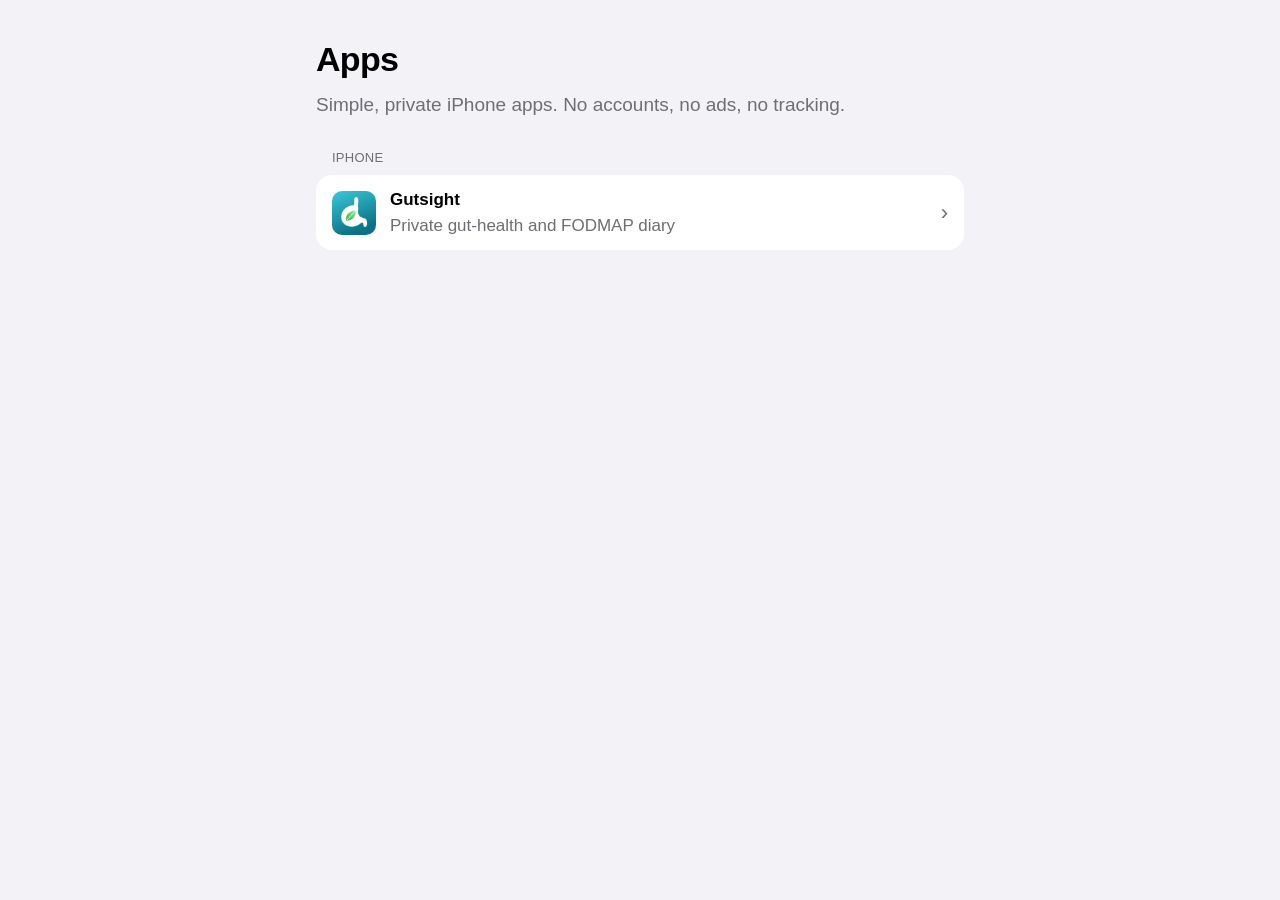
<file: index.html>
<!doctype html>
<html lang="en">
  <head>
    <meta charset="utf-8" />
    <meta name="viewport" content="width=device-width, initial-scale=1" />
    <title>Apps</title>
    <meta name="description" content="Simple, private iPhone apps. No accounts, no ads, no tracking." />
    <link rel="icon" href="/favicon.png" />
    <link rel="stylesheet" href="/assets/site.css" />
  </head>
  <body>
    <main>
      <h1>Apps</h1>
      <p class="lead">Simple, private iPhone apps. No accounts, no ads, no tracking.</p>

      <h2>iPhone</h2>
      <div class="card list">
        <a href="/gutsight/">
          <img src="/gutsight/icon.png" alt="" />
          <span><strong>Gutsight</strong><br /><span class="muted">Private gut-health and FODMAP diary</span></span>
        </a>
      </div>
    </main>
  </body>
</html>
</file>
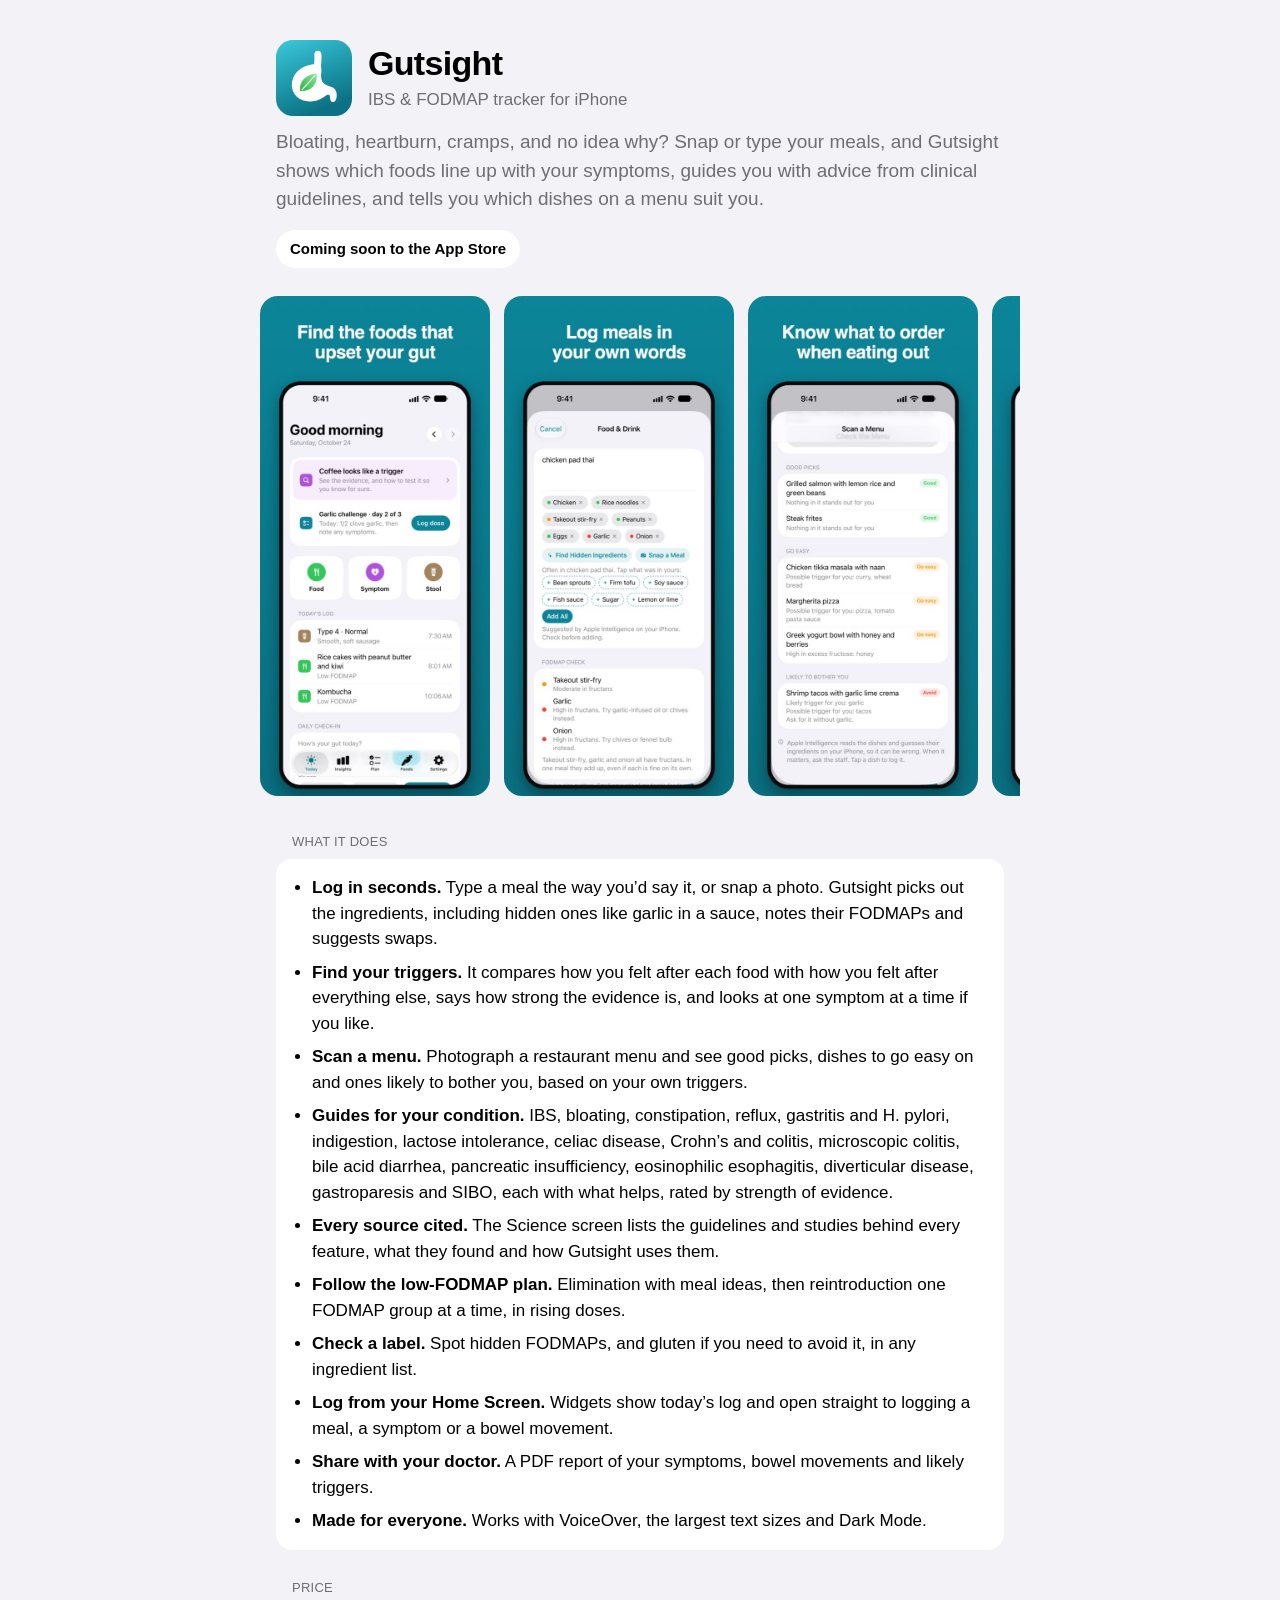
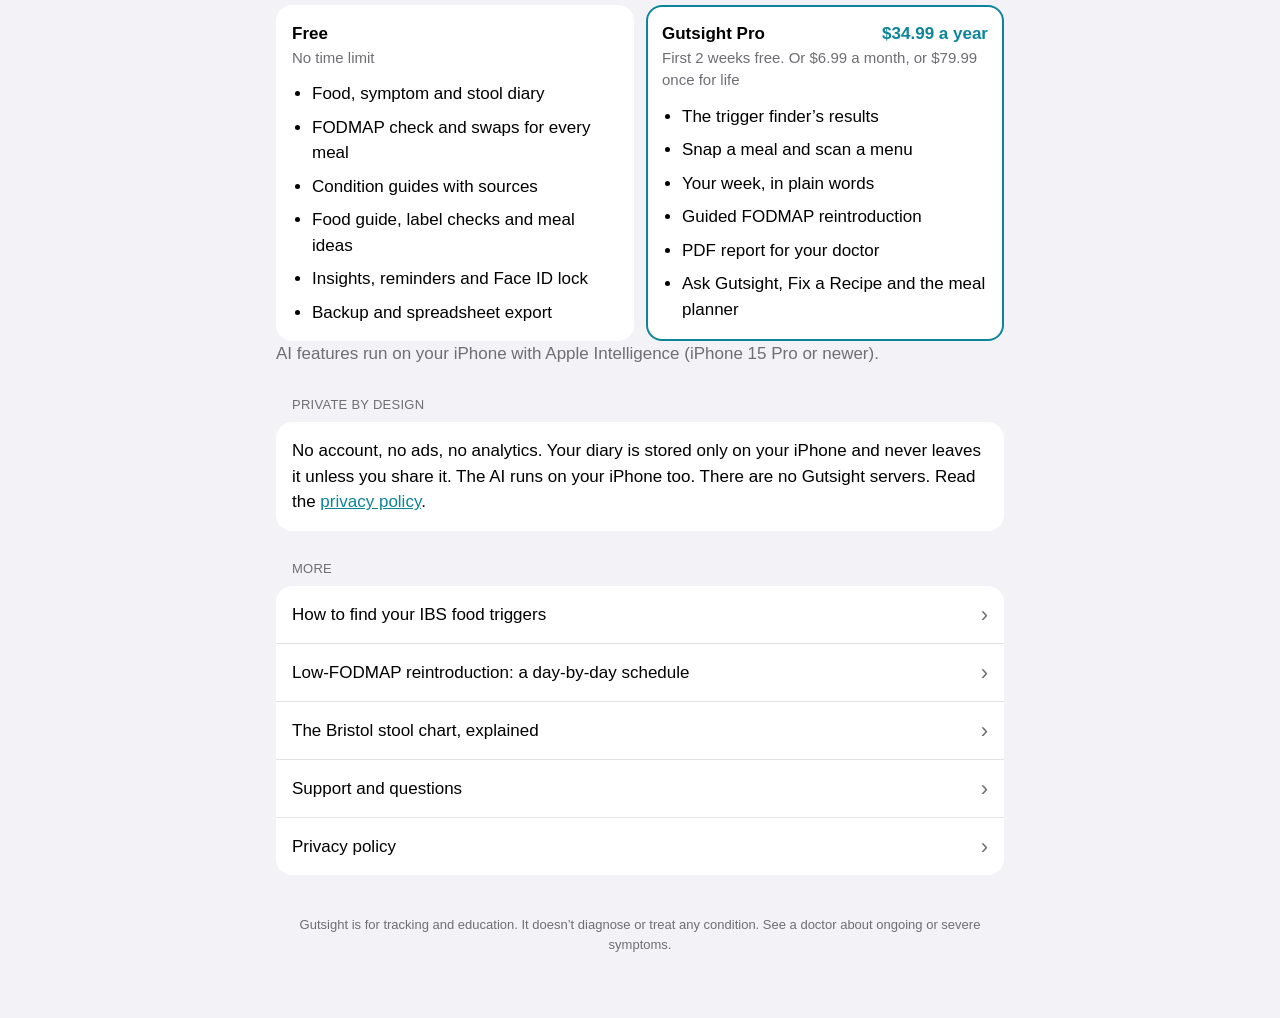
<file: gutsight/index.html>
<!doctype html>
<html lang="en">
  <head>
    <meta charset="utf-8" />
    <meta name="viewport" content="width=device-width, initial-scale=1" />
    <title>Gutsight: IBS &amp; FODMAP Tracker</title>
    <meta name="description" content="Find the foods behind your gut symptoms. A private AI food diary with a trigger finder, menu scanner, evidence-based guides for IBS, reflux, gastritis and more, and a low-FODMAP plan. Free to start; Gutsight Pro free for 2 weeks." />
    <meta property="og:title" content="Gutsight: IBS &amp; FODMAP Tracker" />
    <meta property="og:description" content="Find the foods behind your IBS. Private, no account, nothing in the cloud." />
    <meta property="og:image" content="https://gveloso-dev.github.io/gutsight/screens/03-triggers.jpg" />
    <meta name="twitter:card" content="summary_large_image" />
    <link rel="icon" href="/gutsight/icon.png" />
    <link rel="apple-touch-icon" href="/gutsight/icon.png" />
    <link rel="stylesheet" href="/assets/site.css" />
  </head>
  <body>
    <main class="wide">
      <div class="app-header">
        <img src="/gutsight/icon.png" alt="Gutsight app icon" />
        <div>
          <h1>Gutsight</h1>
          <p class="muted" style="margin: 4px 0 0">IBS &amp; FODMAP tracker for iPhone</p>
        </div>
      </div>
      <p class="lead">
        Bloating, heartburn, cramps, and no idea why? Snap or type your meals, and Gutsight shows which foods line up with
        your symptoms, guides you with advice from clinical guidelines, and tells you which dishes on a menu suit you.
      </p>
      <p class="badge">Coming soon to the App Store</p>

      <div class="gallery" aria-label="Screenshots">
        <img src="/gutsight/screens/01-today.jpg" alt="Today: the next step, such as a likely trigger to look into, and today’s plan step" loading="lazy" />
        <img src="/gutsight/screens/02-log-food.jpg" alt="Logging a meal: Apple Intelligence suggests hidden ingredients like garlic and onion" loading="lazy" />
        <img src="/gutsight/screens/03-menu.jpg" alt="Scan a Menu: dishes sorted into good picks, go easy and likely to bother you" loading="lazy" />
        <img src="/gutsight/screens/04-triggers.jpg" alt="Possible triggers, with how strong the evidence is" loading="lazy" />
        <img src="/gutsight/screens/05-trigger.jpg" alt="A trigger’s detail page" loading="lazy" />
        <img src="/gutsight/screens/06-guide.jpg" alt="The IBS guide, with evidence ratings and sources" loading="lazy" />
        <img src="/gutsight/screens/07-plan.jpg" alt="The Plan tab: condition guides and a reintroduction challenge" loading="lazy" />
        <img src="/gutsight/screens/08-science.jpg" alt="The Science: how the trigger finder works and the research behind Gutsight" loading="lazy" />
        <img src="/gutsight/screens/09-label.jpg" alt="Checking an ingredient label for hidden FODMAPs" loading="lazy" />
        <img src="/gutsight/screens/10-privacy.jpg" alt="Privacy: everything stays on your iPhone" loading="lazy" />
      </div>

      <h2>What it does</h2>
      <div class="card">
        <ul>
          <li><strong>Log in seconds.</strong> Type a meal the way you’d say it, or snap a photo. Gutsight picks out the ingredients, including hidden ones like garlic in a sauce, notes their FODMAPs and suggests swaps.</li>
          <li><strong>Find your triggers.</strong> It compares how you felt after each food with how you felt after everything else, says how strong the evidence is, and looks at one symptom at a time if you like.</li>
          <li><strong>Scan a menu.</strong> Photograph a restaurant menu and see good picks, dishes to go easy on and ones likely to bother you, based on your own triggers.</li>
          <li><strong>Guides for your condition.</strong> IBS, bloating, constipation, reflux, gastritis and H. pylori, indigestion, lactose intolerance, celiac disease, Crohn’s and colitis, microscopic colitis, bile acid diarrhea, pancreatic insufficiency, eosinophilic esophagitis, diverticular disease, gastroparesis and SIBO, each with what helps, rated by strength of evidence.</li>
          <li><strong>Every source cited.</strong> The Science screen lists the guidelines and studies behind every feature, what they found and how Gutsight uses them.</li>
          <li><strong>Follow the low-FODMAP plan.</strong> Elimination with meal ideas, then reintroduction one FODMAP group at a time, in rising doses.</li>
          <li><strong>Check a label.</strong> Spot hidden FODMAPs, and gluten if you need to avoid it, in any ingredient list.</li>
          <li><strong>Log from your Home Screen.</strong> Widgets show today’s log and open straight to logging a meal, a symptom or a bowel movement.</li>
          <li><strong>Share with your doctor.</strong> A PDF report of your symptoms, bowel movements and likely triggers.</li>
          <li><strong>Made for everyone.</strong> Works with VoiceOver, the largest text sizes and Dark Mode.</li>
        </ul>
      </div>

      <h2>Price</h2>
      <div class="price-grid">
        <div class="card">
          <h3>Free</h3>
          <p class="muted">No time limit</p>
          <ul>
            <li>Food, symptom and stool diary</li>
            <li>FODMAP check and swaps for every meal</li>
            <li>Condition guides with sources</li>
            <li>Food guide, label checks and meal ideas</li>
            <li>Insights, reminders and Face ID lock</li>
            <li>Backup and spreadsheet export</li>
          </ul>
        </div>
        <div class="card accent">
          <h3>Gutsight Pro <span class="price">$34.99 a year</span></h3>
          <p class="muted">First 2 weeks free. Or $6.99 a month, or $79.99 once for life</p>
          <ul>
            <li>The trigger finder’s results</li>
            <li>Snap a meal and scan a menu</li>
            <li>Your week, in plain words</li>
            <li>Guided FODMAP reintroduction</li>
            <li>PDF report for your doctor</li>
            <li>Ask Gutsight, Fix a Recipe and the meal planner</li>
          </ul>
        </div>
      </div>
      <p class="muted">AI features run on your iPhone with Apple Intelligence (iPhone 15 Pro or newer).</p>

      <h2>Private by design</h2>
      <div class="card">
        <p>
          No account, no ads, no analytics. Your diary is stored only on your iPhone and never leaves it unless you share it.
          The AI runs on your iPhone too. There are no Gutsight servers. Read the <a href="/gutsight/privacy/">privacy policy</a>.
        </p>
      </div>

      <h2>More</h2>
      <div class="card list">
        <a href="/gutsight/guides/find-ibs-triggers/">How to find your IBS food triggers</a>
        <a href="/gutsight/guides/fodmap-reintroduction/">Low-FODMAP reintroduction: a day-by-day schedule</a>
        <a href="/gutsight/guides/bristol-stool-chart/">The Bristol stool chart, explained</a>
        <a href="/gutsight/support/">Support and questions</a>
        <a href="/gutsight/privacy/">Privacy policy</a>
      </div>

      <footer>
        Gutsight is for tracking and education. It doesn’t diagnose or treat any condition. See a doctor about ongoing or
        severe symptoms.
      </footer>
    </main>
  </body>
</html>
</file>
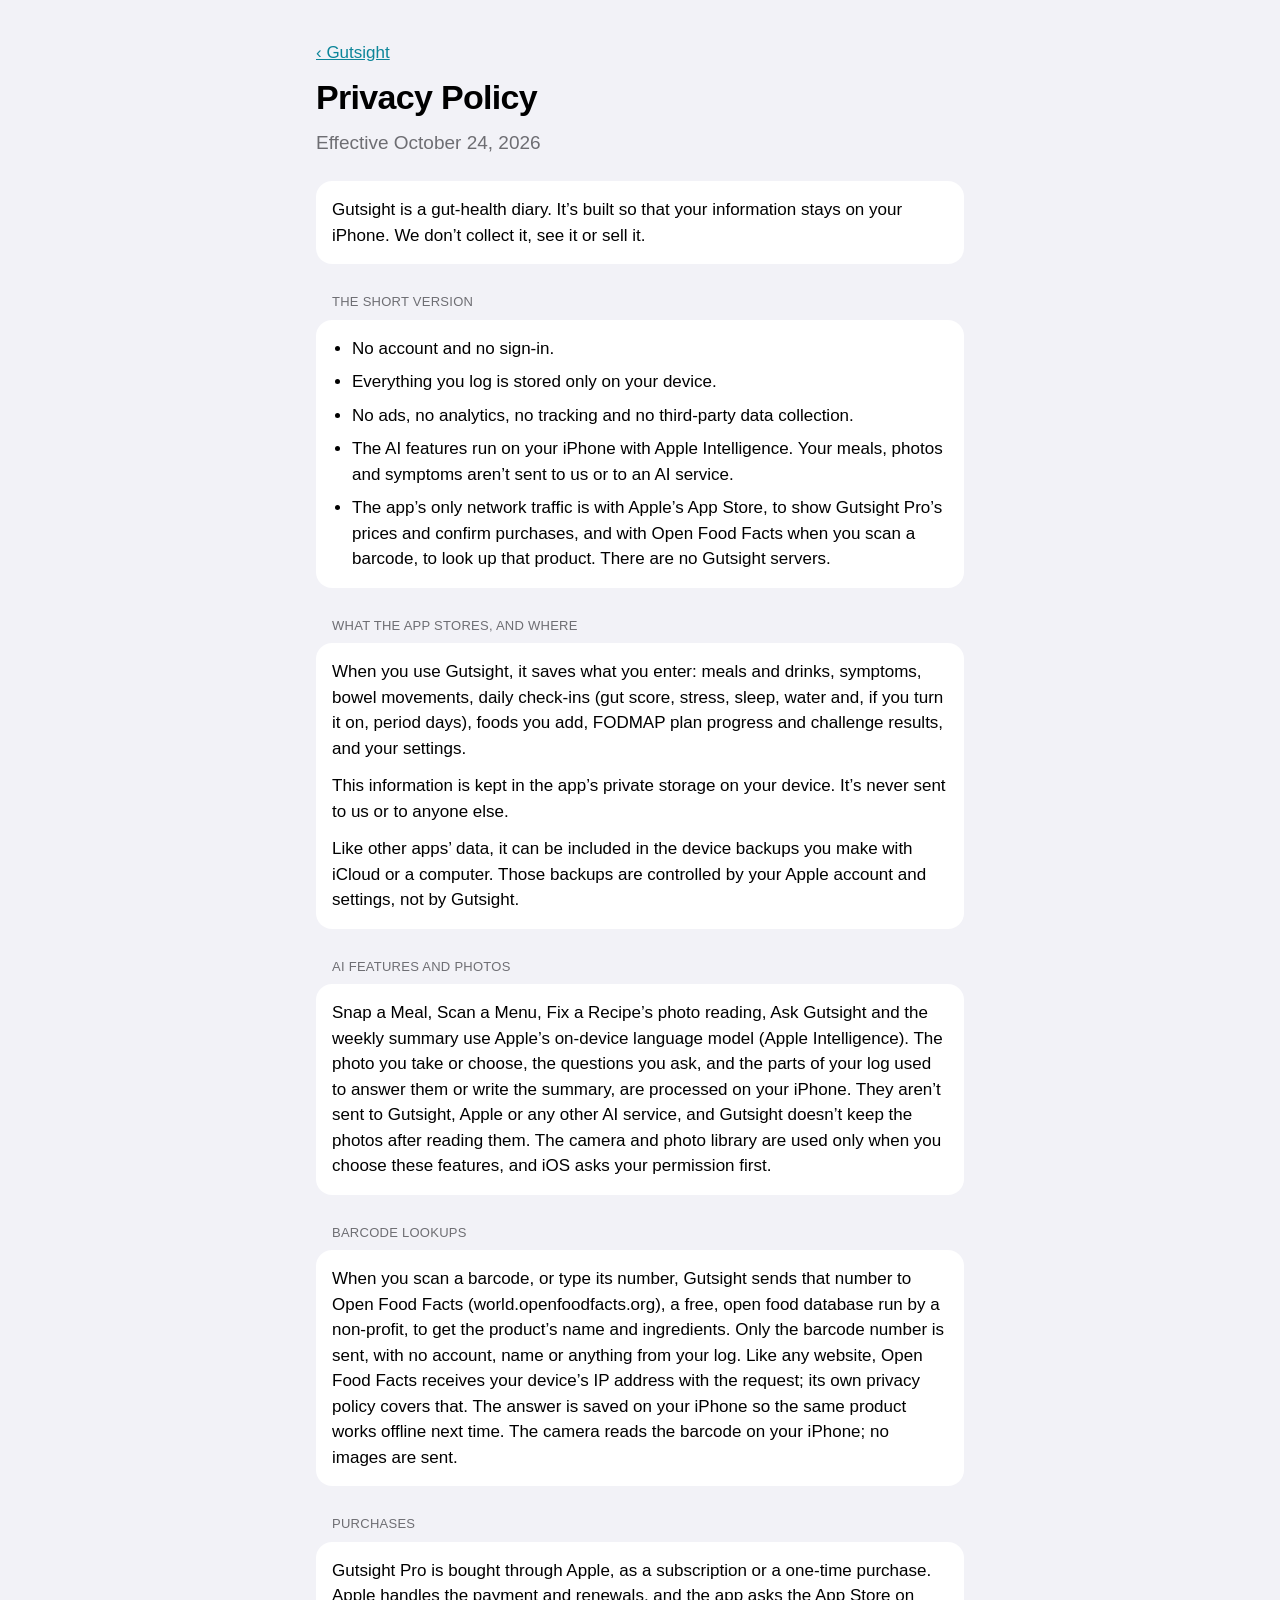
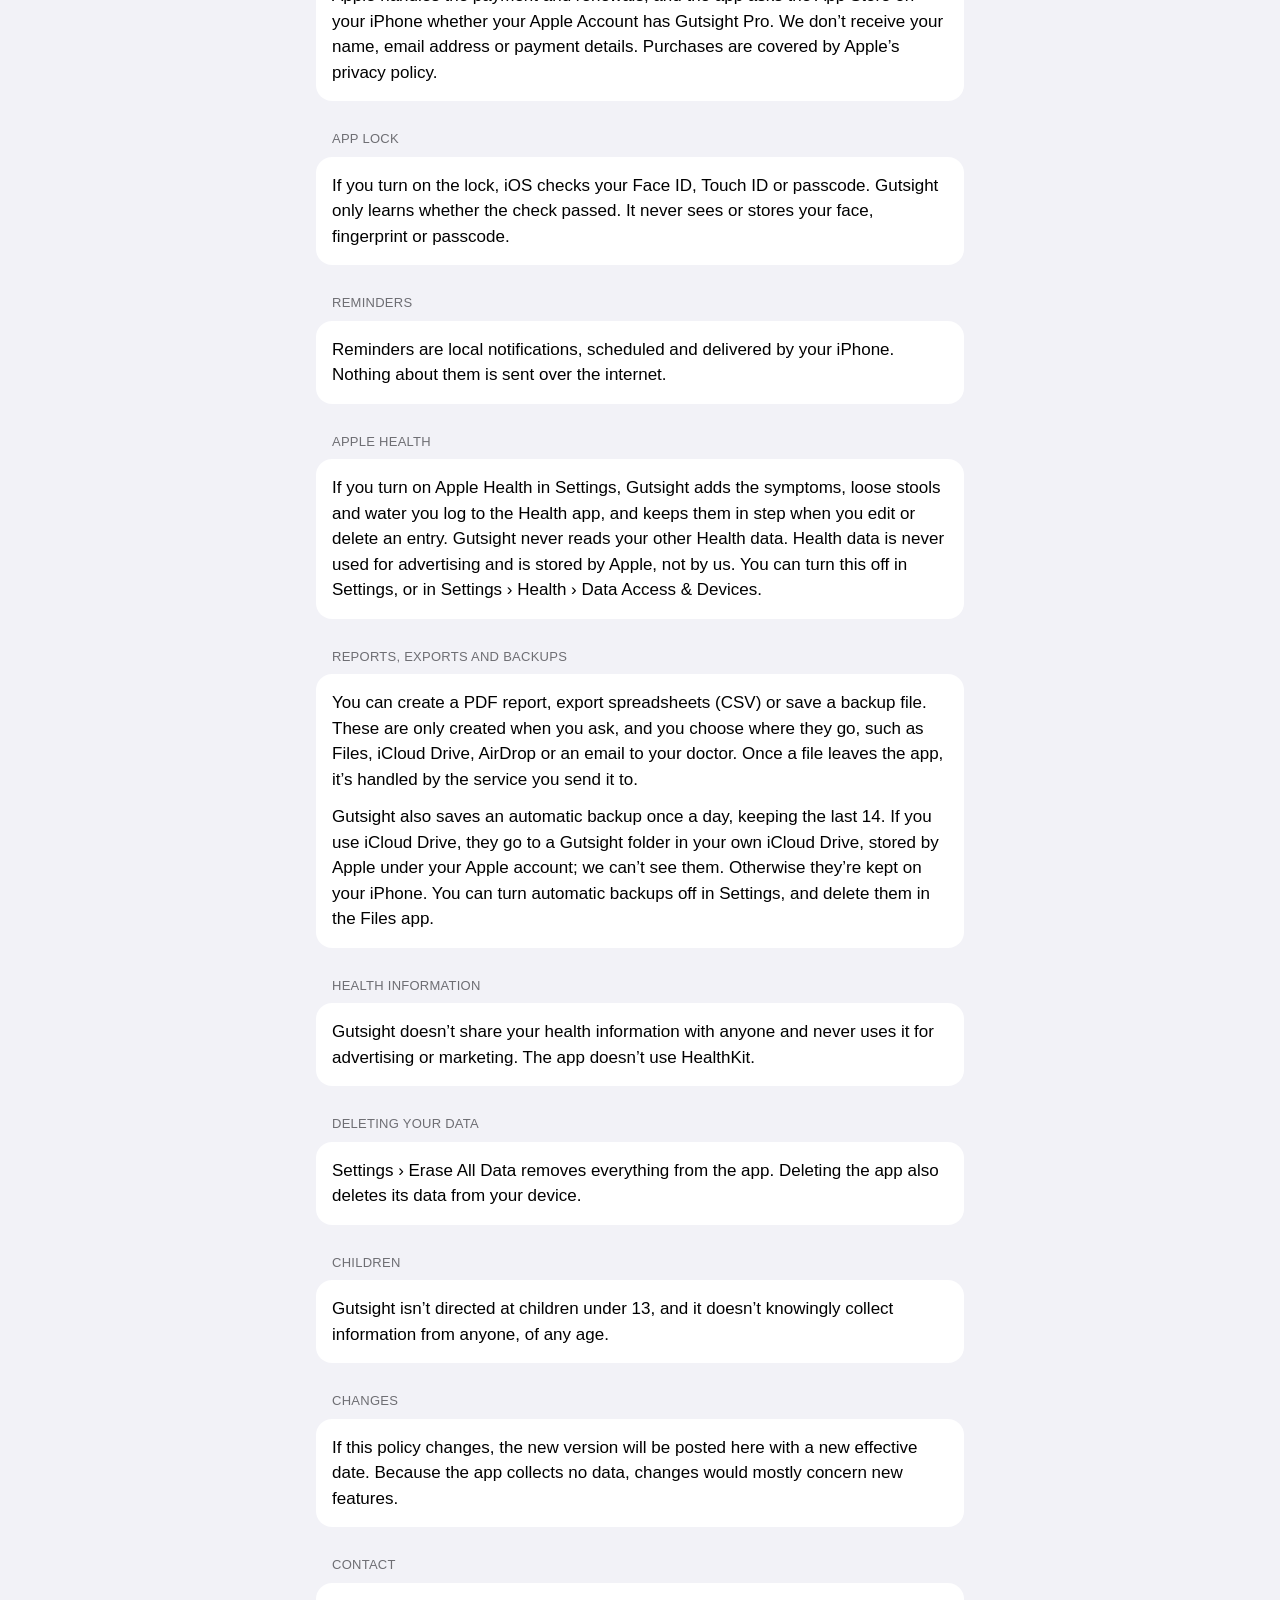
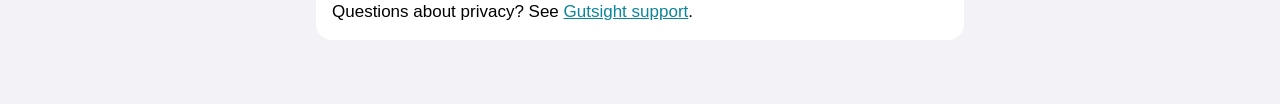
<file: gutsight/privacy/index.html>
<!doctype html>
<html lang="en">
  <head>
    <meta charset="utf-8" />
    <meta name="viewport" content="width=device-width, initial-scale=1" />
    <title>Gutsight Privacy Policy</title>
    <meta name="description" content="Gutsight keeps your gut-health diary on your iPhone. No account, no tracking, no data collection." />
    <link rel="icon" href="/gutsight/icon.png" />
    <link rel="stylesheet" href="/assets/site.css" />
  </head>
  <body>
    <main>
      <p><a href="/gutsight/">‹ Gutsight</a></p>
      <h1>Privacy Policy</h1>
      <p class="lead">Effective October 24, 2026</p>

      <div class="card" style="margin-top: 24px">
        <p>
          Gutsight is a gut-health diary. It’s built so that your information stays on your iPhone. We don’t collect it, see
          it or sell it.
        </p>
      </div>

      <h2>The short version</h2>
      <div class="card">
        <ul>
          <li>No account and no sign-in.</li>
          <li>Everything you log is stored only on your device.</li>
          <li>No ads, no analytics, no tracking and no third-party data collection.</li>
          <li>The AI features run on your iPhone with Apple Intelligence. Your meals, photos and symptoms aren’t sent to us or to an AI service.</li>
          <li>The app’s only network traffic is with Apple’s App Store, to show Gutsight Pro’s prices and confirm purchases, and with Open Food Facts when you scan a barcode, to look up that product. There are no Gutsight servers.</li>
        </ul>
      </div>

      <h2>What the app stores, and where</h2>
      <div class="card">
        <p>
          When you use Gutsight, it saves what you enter: meals and drinks, symptoms, bowel movements, daily check-ins (gut
          score, stress, sleep, water and, if you turn it on, period days), foods you add, FODMAP plan progress and challenge
          results, and your settings.
        </p>
        <p>This information is kept in the app’s private storage on your device. It’s never sent to us or to anyone else.</p>
        <p>
          Like other apps’ data, it can be included in the device backups you make with iCloud or a computer. Those backups
          are controlled by your Apple account and settings, not by Gutsight.
        </p>
      </div>

      <h2>AI features and photos</h2>
      <div class="card">
        <p>
          Snap a Meal, Scan a Menu, Fix a Recipe’s photo reading, Ask Gutsight and the weekly summary use Apple’s on-device language model (Apple Intelligence). The
          photo you take or choose, the questions you ask, and the parts of your log used to answer them or write the summary, are processed on your iPhone. They
          aren’t sent to Gutsight, Apple or any other AI service, and Gutsight doesn’t keep the photos after reading them.
          The camera and photo library are used only when you choose these features, and iOS asks your permission first.
        </p>
      </div>

      <h2>Barcode lookups</h2>
      <div class="card">
        <p>
          When you scan a barcode, or type its number, Gutsight sends that number to Open Food Facts
          (world.openfoodfacts.org), a free, open food database run by a non-profit, to get the product’s name and
          ingredients. Only the barcode number is sent, with no account, name or anything from your log. Like any website,
          Open Food Facts receives your device’s IP address with the request; its own privacy policy covers that. The answer
          is saved on your iPhone so the same product works offline next time. The camera reads the barcode on your iPhone;
          no images are sent.
        </p>
      </div>

      <h2>Purchases</h2>
      <div class="card">
        <p>
          Gutsight Pro is bought through Apple, as a subscription or a one-time purchase. Apple handles the payment and
          renewals, and the app asks the App Store on your iPhone whether your Apple Account has Gutsight Pro. We don’t receive your name, email address or payment details.
          Purchases are covered by Apple’s privacy policy.
        </p>
      </div>

      <h2>App lock</h2>
      <div class="card">
        <p>
          If you turn on the lock, iOS checks your Face ID, Touch ID or passcode. Gutsight only learns whether the check
          passed. It never sees or stores your face, fingerprint or passcode.
        </p>
      </div>

      <h2>Reminders</h2>
      <div class="card">
        <p>Reminders are local notifications, scheduled and delivered by your iPhone. Nothing about them is sent over the internet.</p>
      </div>

      <h2>Apple Health</h2>
      <div class="card">
        <p>
          If you turn on Apple Health in Settings, Gutsight adds the symptoms, loose stools and water you log to the Health
          app, and keeps them in step when you edit or delete an entry. Gutsight never reads your other Health data. Health
          data is never used for advertising and is stored by Apple, not by us. You can turn this off in Settings, or in
          Settings › Health › Data Access &amp; Devices.
        </p>
      </div>

      <h2>Reports, exports and backups</h2>
      <div class="card">
        <p>
          You can create a PDF report, export spreadsheets (CSV) or save a backup file. These are only created when you ask,
          and you choose where they go, such as Files, iCloud Drive, AirDrop or an email to your doctor. Once a file leaves
          the app, it’s handled by the service you send it to.
        </p>
        <p>
          Gutsight also saves an automatic backup once a day, keeping the last 14. If you use iCloud Drive, they go to a
          Gutsight folder in your own iCloud Drive, stored by Apple under your Apple account; we can’t see them. Otherwise
          they’re kept on your iPhone. You can turn automatic backups off in Settings, and delete them in the Files app.
        </p>
      </div>

      <h2>Health information</h2>
      <div class="card">
        <p>
          Gutsight doesn’t share your health information with anyone and never uses it for advertising or marketing. The app
          doesn’t use HealthKit.
        </p>
      </div>

      <h2>Deleting your data</h2>
      <div class="card">
        <p>Settings › Erase All Data removes everything from the app. Deleting the app also deletes its data from your device.</p>
      </div>

      <h2>Children</h2>
      <div class="card">
        <p>Gutsight isn’t directed at children under 13, and it doesn’t knowingly collect information from anyone, of any age.</p>
      </div>

      <h2>Changes</h2>
      <div class="card">
        <p>
          If this policy changes, the new version will be posted here with a new effective date. Because the app collects no
          data, changes would mostly concern new features.
        </p>
      </div>

      <h2>Contact</h2>
      <div class="card">
        <p>Questions about privacy? See <a href="/gutsight/support/">Gutsight support</a>.</p>
      </div>
    </main>
  </body>
</html>
</file>
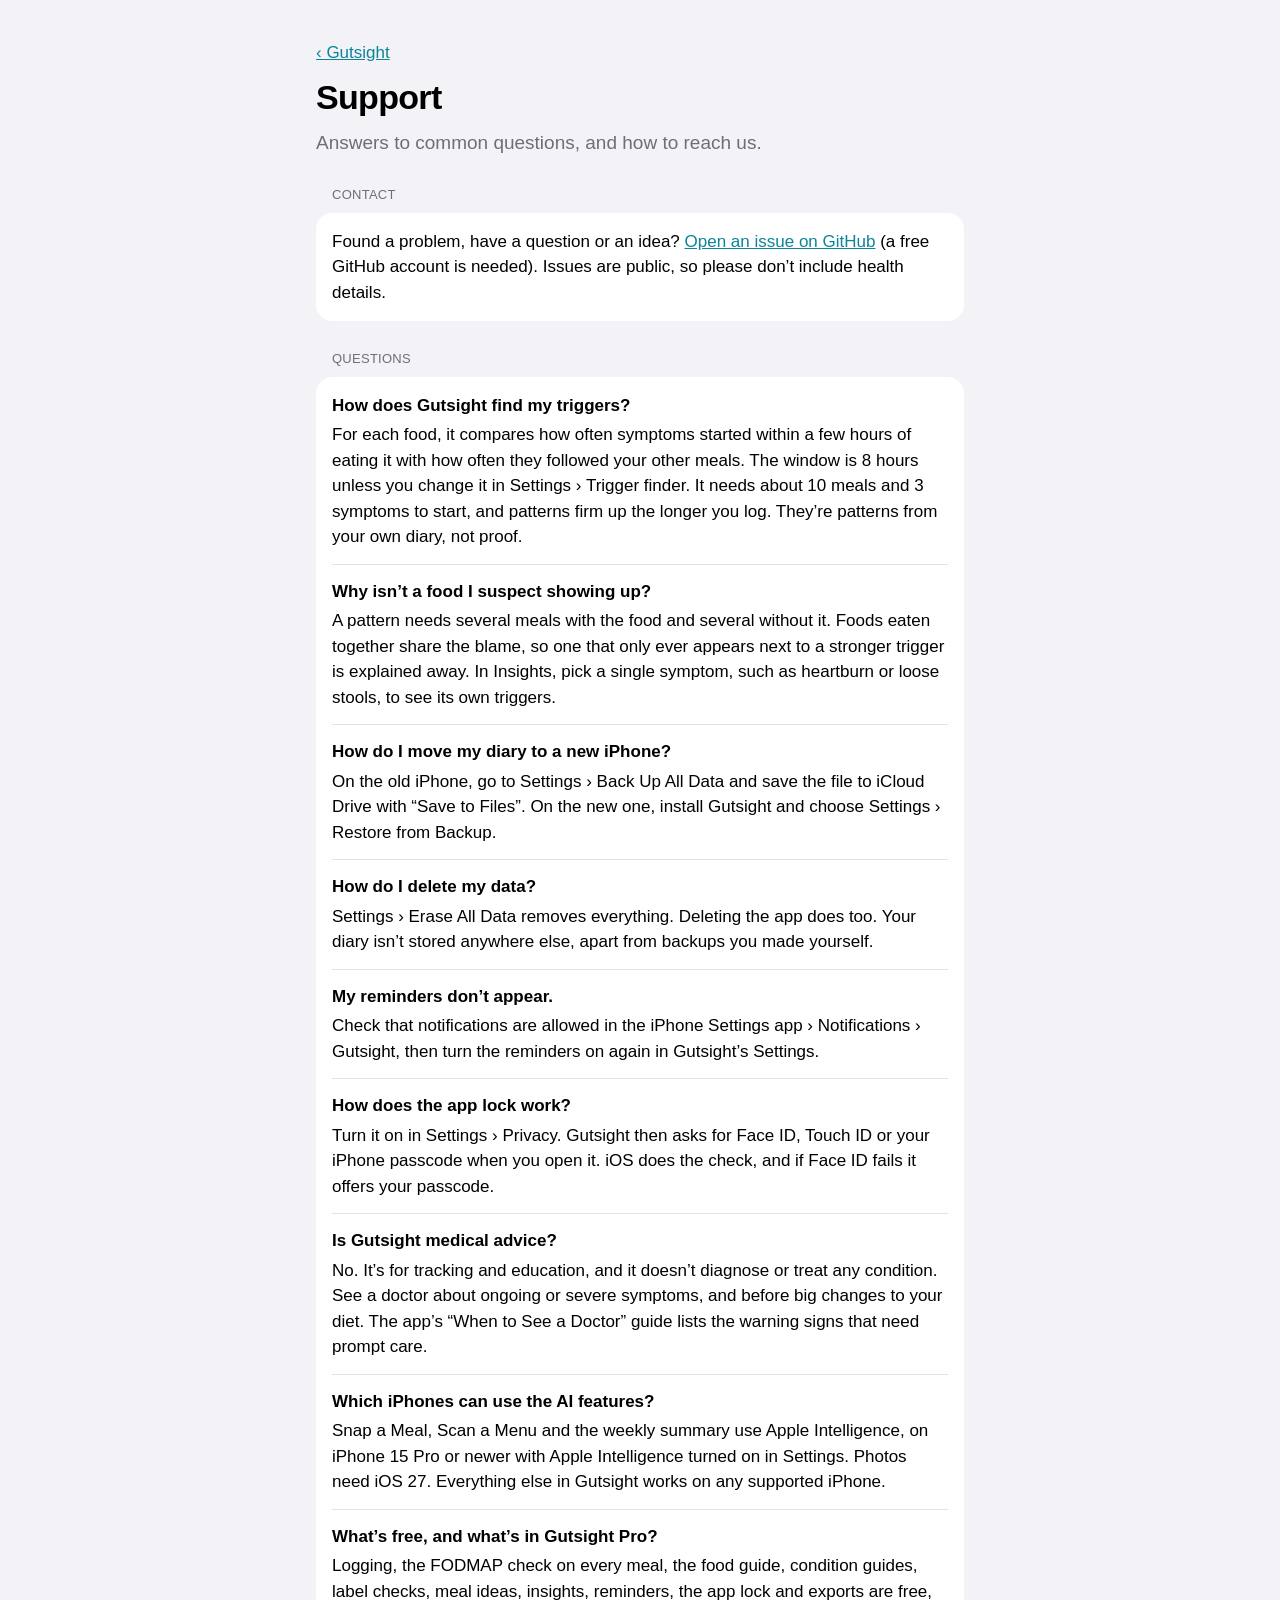
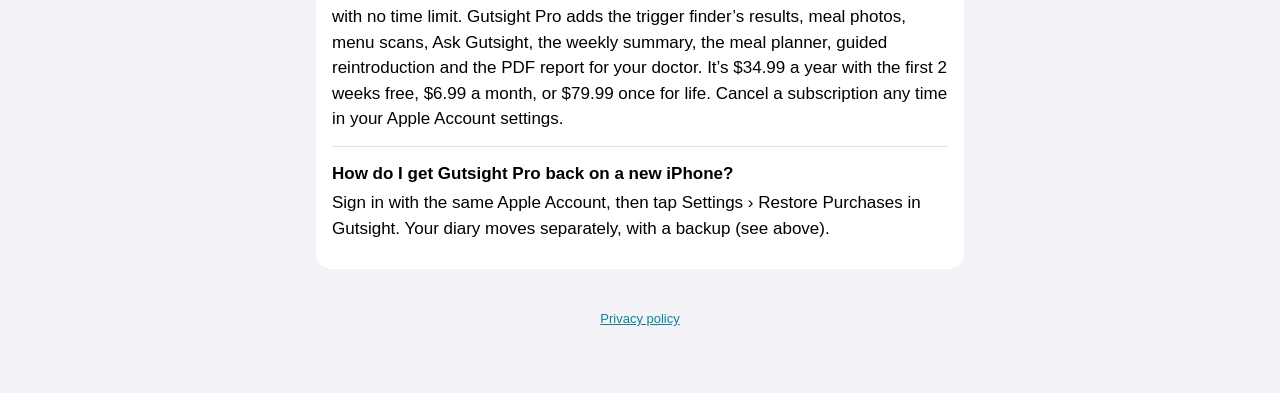
<file: gutsight/support/index.html>
<!doctype html>
<html lang="en">
  <head>
    <meta charset="utf-8" />
    <meta name="viewport" content="width=device-width, initial-scale=1" />
    <title>Gutsight Support</title>
    <meta name="description" content="Help with Gutsight: the trigger finder, backups, reminders, the app lock, and how to get in touch." />
    <link rel="icon" href="/gutsight/icon.png" />
    <link rel="stylesheet" href="/assets/site.css" />
  </head>
  <body>
    <main>
      <p><a href="/gutsight/">‹ Gutsight</a></p>
      <h1>Support</h1>
      <p class="lead">Answers to common questions, and how to reach us.</p>

      <h2>Contact</h2>
      <div class="card" id="contact">
        <p>
          Found a problem, have a question or an idea?
          <a href="https://github.com/gveloso-dev/gveloso-dev.github.io/issues/new?template=gutsight.md">Open an issue on GitHub</a>
          (a free GitHub account is needed). Issues are public, so please don’t include health details.
        </p>
      </div>

      <h2>Questions</h2>
      <div class="card">
        <div class="qa">
          <h3>How does Gutsight find my triggers?</h3>
          <p>
            For each food, it compares how often symptoms started within a few hours of eating it with how often they followed
            your other meals. The window is 8 hours unless you change it in Settings › Trigger finder. It needs about 10 meals
            and 3 symptoms to start, and patterns firm up the longer you log. They’re patterns from your own diary, not proof.
          </p>
        </div>
        <div class="qa">
          <h3>Why isn’t a food I suspect showing up?</h3>
          <p>
            A pattern needs several meals with the food and several without it. Foods eaten together share the blame, so one
            that only ever appears next to a stronger trigger is explained away. In Insights, pick a single symptom, such as
            heartburn or loose stools, to see its own triggers.
          </p>
        </div>
        <div class="qa">
          <h3>How do I move my diary to a new iPhone?</h3>
          <p>
            On the old iPhone, go to Settings › Back Up All Data and save the file to iCloud Drive with “Save to Files”. On the
            new one, install Gutsight and choose Settings › Restore from Backup.
          </p>
        </div>
        <div class="qa">
          <h3>How do I delete my data?</h3>
          <p>
            Settings › Erase All Data removes everything. Deleting the app does too. Your diary isn’t stored anywhere else,
            apart from backups you made yourself.
          </p>
        </div>
        <div class="qa">
          <h3>My reminders don’t appear.</h3>
          <p>
            Check that notifications are allowed in the iPhone Settings app › Notifications › Gutsight, then turn the reminders
            on again in Gutsight’s Settings.
          </p>
        </div>
        <div class="qa">
          <h3>How does the app lock work?</h3>
          <p>
            Turn it on in Settings › Privacy. Gutsight then asks for Face ID, Touch ID or your iPhone passcode when you open it.
            iOS does the check, and if Face ID fails it offers your passcode.
          </p>
        </div>
        <div class="qa">
          <h3>Is Gutsight medical advice?</h3>
          <p>
            No. It’s for tracking and education, and it doesn’t diagnose or treat any condition. See a doctor about ongoing or
            severe symptoms, and before big changes to your diet. The app’s “When to See a Doctor” guide lists the warning signs
            that need prompt care.
          </p>
        </div>
        <div class="qa">
          <h3>Which iPhones can use the AI features?</h3>
          <p>
            Snap a Meal, Scan a Menu and the weekly summary use Apple Intelligence, on iPhone 15 Pro or newer with Apple
            Intelligence turned on in Settings. Photos need iOS 27. Everything else in Gutsight works on any supported iPhone.
          </p>
        </div>
        <div class="qa">
          <h3>What’s free, and what’s in Gutsight Pro?</h3>
          <p>
            Logging, the FODMAP check on every meal, the food guide, condition guides, label checks, meal ideas, insights,
            reminders, the app lock and exports are free, with no time limit. Gutsight Pro adds the
            trigger finder’s results, meal photos, menu scans, Ask Gutsight, the weekly summary, the meal planner, guided
            reintroduction and the PDF report for your doctor. It’s $34.99 a year with the first 2 weeks free, $6.99 a month,
            or $79.99 once for life. Cancel a subscription any time in your Apple Account settings.
          </p>
        </div>
        <div class="qa">
          <h3>How do I get Gutsight Pro back on a new iPhone?</h3>
          <p>
            Sign in with the same Apple Account, then tap Settings › Restore Purchases in Gutsight. Your diary moves
            separately, with a backup (see above).
          </p>
        </div>
      </div>

      <footer><a href="/gutsight/privacy/">Privacy policy</a></footer>
    </main>
  </body>
</html>
</file>
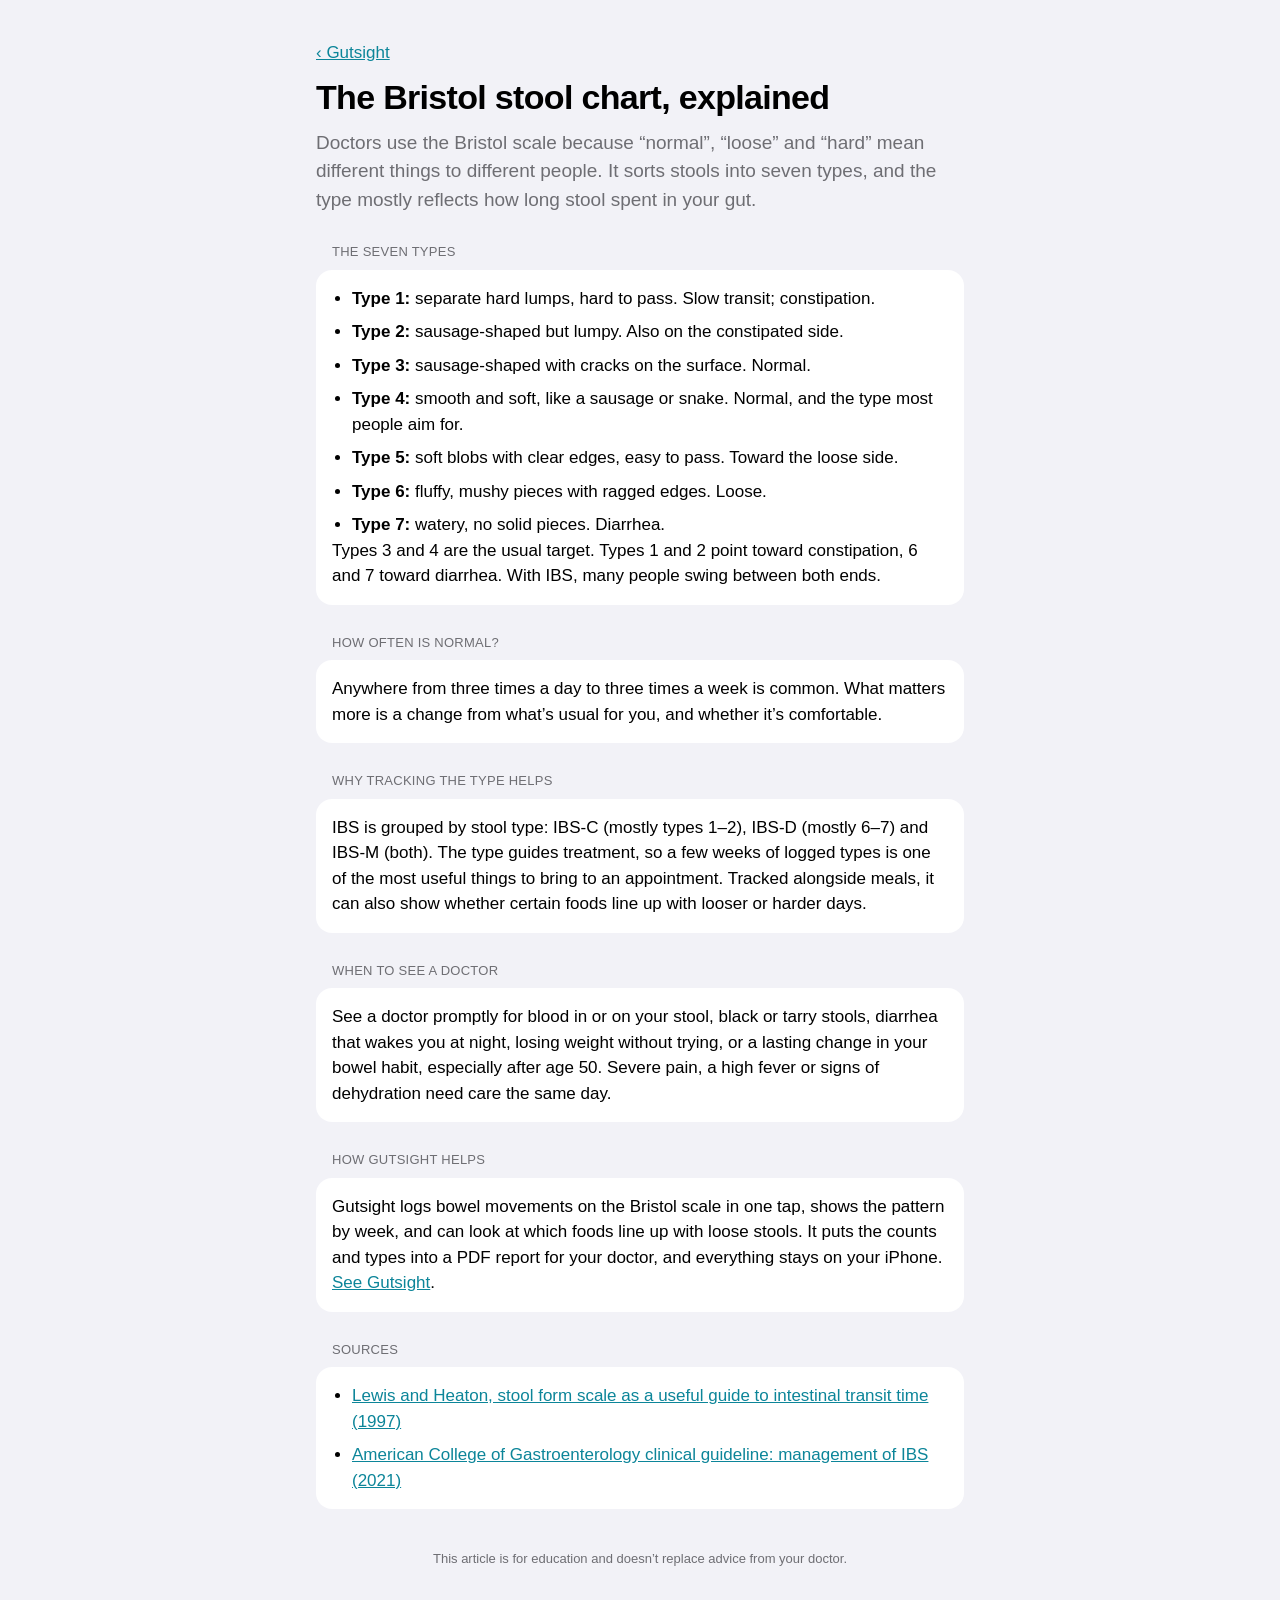
<file: gutsight/guides/bristol-stool-chart/index.html>
<!doctype html>
<html lang="en">
  <head>
    <meta charset="utf-8" />
    <meta name="viewport" content="width=device-width, initial-scale=1" />
    <title>The Bristol Stool Chart, Explained</title>
    <meta name="description" content="The seven Bristol stool types in plain words: what each one usually means, what's normal, and when a change is worth showing a doctor." />
    <meta property="og:title" content="The Bristol stool chart, explained" />
    <meta property="og:description" content="The seven stool types in plain words, and when a change is worth showing a doctor." />
    <link rel="icon" href="/gutsight/icon.png" />
    <link rel="stylesheet" href="/assets/site.css" />
  </head>
  <body>
    <main>
      <p><a href="/gutsight/">‹ Gutsight</a></p>
      <h1>The Bristol stool chart, explained</h1>
      <p class="lead">
        Doctors use the Bristol scale because “normal”, “loose” and “hard” mean different things to different people. It
        sorts stools into seven types, and the type mostly reflects how long stool spent in your gut.
      </p>

      <h2>The seven types</h2>
      <div class="card">
        <ul>
          <li><strong>Type 1:</strong> separate hard lumps, hard to pass. Slow transit; constipation.</li>
          <li><strong>Type 2:</strong> sausage-shaped but lumpy. Also on the constipated side.</li>
          <li><strong>Type 3:</strong> sausage-shaped with cracks on the surface. Normal.</li>
          <li><strong>Type 4:</strong> smooth and soft, like a sausage or snake. Normal, and the type most people aim for.</li>
          <li><strong>Type 5:</strong> soft blobs with clear edges, easy to pass. Toward the loose side.</li>
          <li><strong>Type 6:</strong> fluffy, mushy pieces with ragged edges. Loose.</li>
          <li><strong>Type 7:</strong> watery, no solid pieces. Diarrhea.</li>
        </ul>
        <p>
          Types 3 and 4 are the usual target. Types 1 and 2 point toward constipation, 6 and 7 toward diarrhea. With IBS,
          many people swing between both ends.
        </p>
      </div>

      <h2>How often is normal?</h2>
      <div class="card">
        <p>
          Anywhere from three times a day to three times a week is common. What matters more is a change from what’s usual
          for you, and whether it’s comfortable.
        </p>
      </div>

      <h2>Why tracking the type helps</h2>
      <div class="card">
        <p>
          IBS is grouped by stool type: IBS-C (mostly types 1–2), IBS-D (mostly 6–7) and IBS-M (both). The type guides
          treatment, so a few weeks of logged types is one of the most useful things to bring to an appointment. Tracked
          alongside meals, it can also show whether certain foods line up with looser or harder days.
        </p>
      </div>

      <h2>When to see a doctor</h2>
      <div class="card">
        <p>
          See a doctor promptly for blood in or on your stool, black or tarry stools, diarrhea that wakes you at night,
          losing weight without trying, or a lasting change in your bowel habit, especially after age 50. Severe pain, a
          high fever or signs of dehydration need care the same day.
        </p>
      </div>

      <h2>How Gutsight helps</h2>
      <div class="card">
        <p>
          Gutsight logs bowel movements on the Bristol scale in one tap, shows the pattern by week, and can look at which
          foods line up with loose stools. It puts the counts and types into a PDF report for your doctor, and everything
          stays on your iPhone. <a href="/gutsight/">See Gutsight</a>.
        </p>
      </div>

      <h2>Sources</h2>
      <div class="card">
        <ul>
          <li><a href="https://pubmed.ncbi.nlm.nih.gov/9299672/">Lewis and Heaton, stool form scale as a useful guide to intestinal transit time (1997)</a></li>
          <li><a href="https://pubmed.ncbi.nlm.nih.gov/33315591/">American College of Gastroenterology clinical guideline: management of IBS (2021)</a></li>
        </ul>
      </div>

      <footer>
        This article is for education and doesn’t replace advice from your doctor.
      </footer>
    </main>
  </body>
</html>
</file>
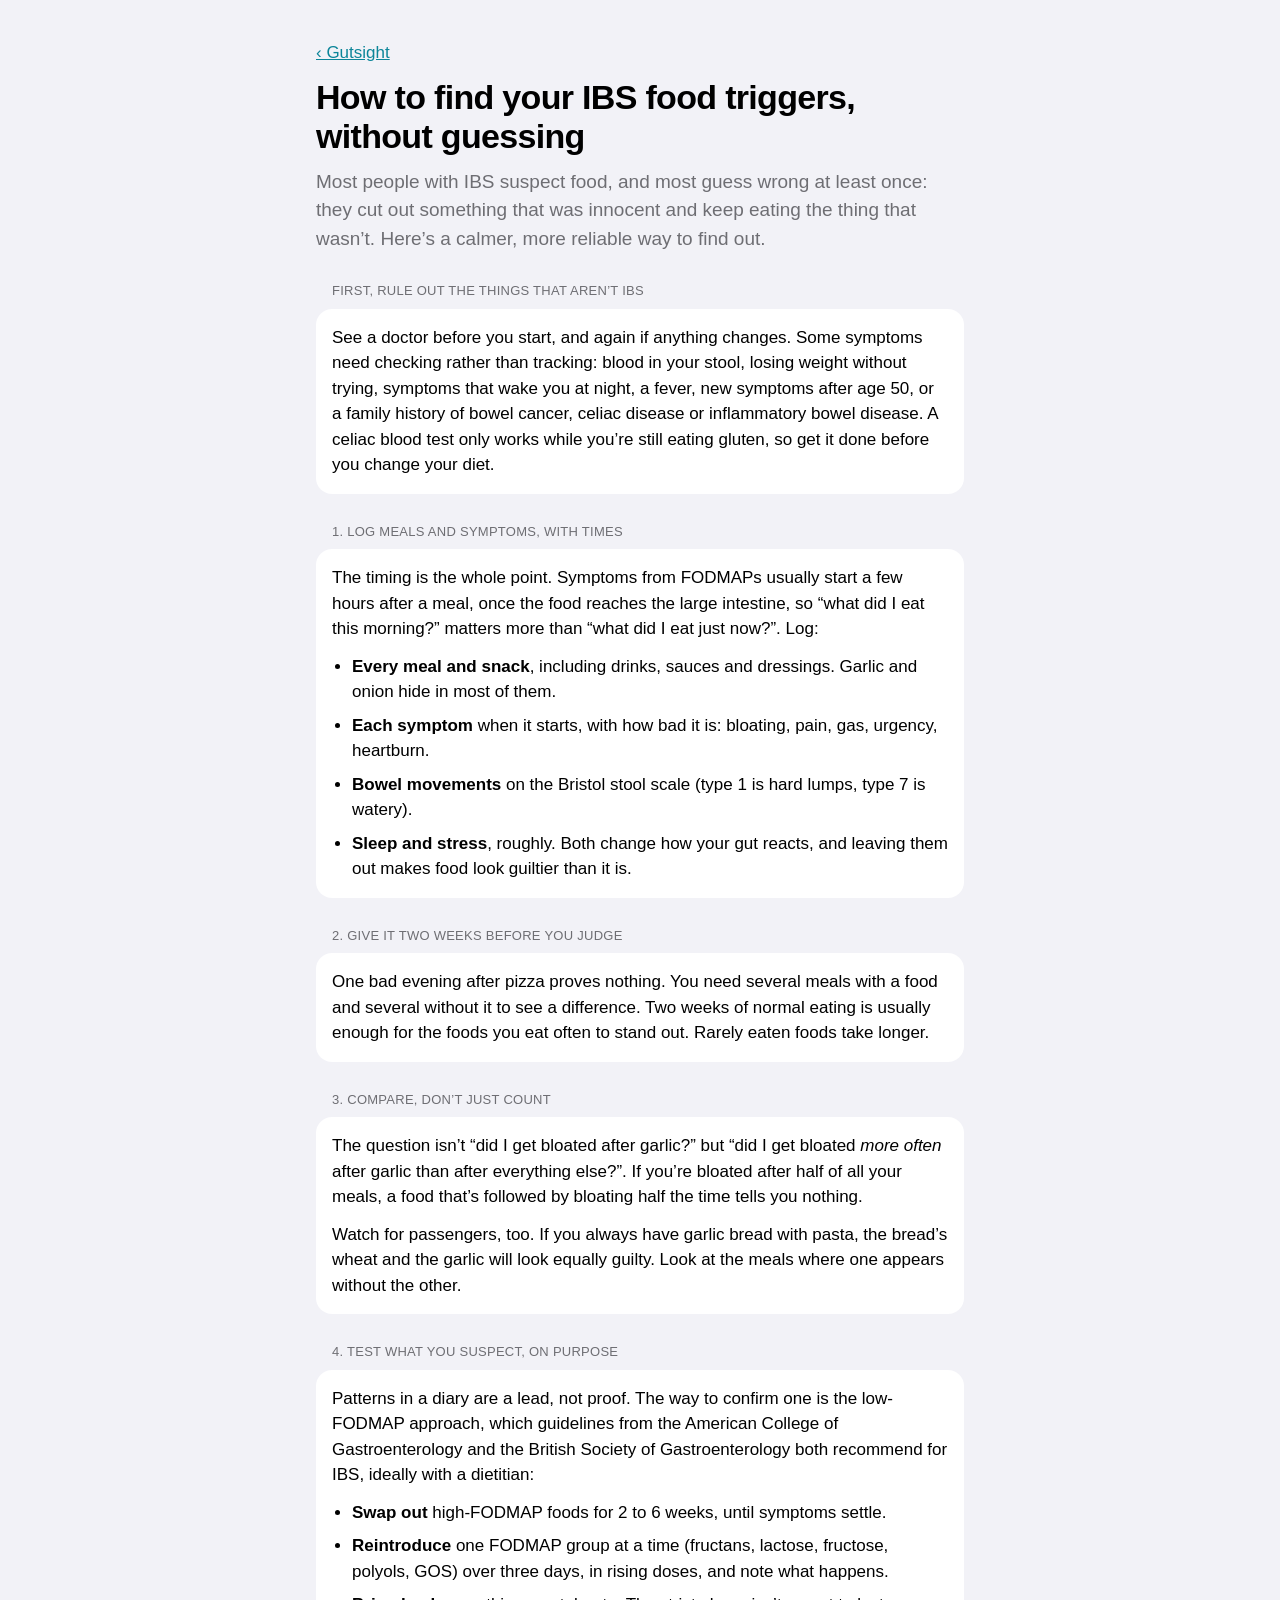
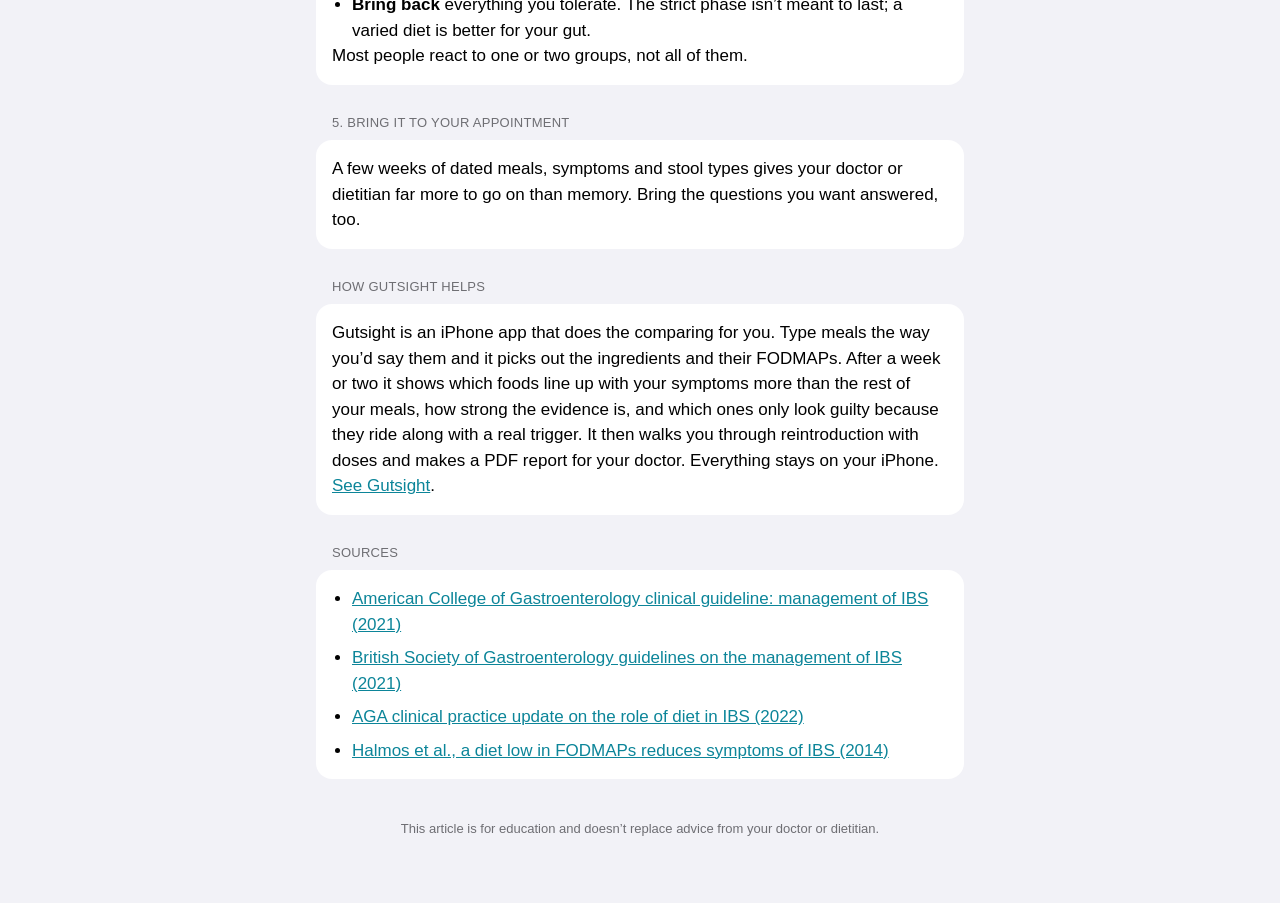
<file: gutsight/guides/find-ibs-triggers/index.html>
<!doctype html>
<html lang="en">
  <head>
    <meta charset="utf-8" />
    <meta name="viewport" content="width=device-width, initial-scale=1" />
    <title>How to Find Your IBS Food Triggers</title>
    <meta name="description" content="A practical way to find which foods trigger your IBS: what to log, how long to log it, how to read the patterns, and how the low-FODMAP diet and reintroduction fit in." />
    <meta property="og:title" content="How to find your IBS food triggers (without guessing)" />
    <meta property="og:description" content="What to log, for how long, and how to tell a real trigger from a coincidence." />
    <link rel="icon" href="/gutsight/icon.png" />
    <link rel="stylesheet" href="/assets/site.css" />
  </head>
  <body>
    <main>
      <p><a href="/gutsight/">‹ Gutsight</a></p>
      <h1>How to find your IBS food triggers, without guessing</h1>
      <p class="lead">
        Most people with IBS suspect food, and most guess wrong at least once: they cut out something that was innocent
        and keep eating the thing that wasn’t. Here’s a calmer, more reliable way to find out.
      </p>

      <h2>First, rule out the things that aren’t IBS</h2>
      <div class="card">
        <p>
          See a doctor before you start, and again if anything changes. Some symptoms need checking rather than tracking:
          blood in your stool, losing weight without trying, symptoms that wake you at night, a fever, new symptoms after
          age 50, or a family history of bowel cancer, celiac disease or inflammatory bowel disease. A celiac blood test
          only works while you’re still eating gluten, so get it done before you change your diet.
        </p>
      </div>

      <h2>1. Log meals and symptoms, with times</h2>
      <div class="card">
        <p>
          The timing is the whole point. Symptoms from FODMAPs usually start a few hours after a meal, once the food reaches
          the large intestine, so “what did I eat this morning?” matters more than “what did I eat just now?”. Log:
        </p>
        <ul>
          <li><strong>Every meal and snack</strong>, including drinks, sauces and dressings. Garlic and onion hide in most of them.</li>
          <li><strong>Each symptom</strong> when it starts, with how bad it is: bloating, pain, gas, urgency, heartburn.</li>
          <li><strong>Bowel movements</strong> on the Bristol stool scale (type 1 is hard lumps, type 7 is watery).</li>
          <li><strong>Sleep and stress</strong>, roughly. Both change how your gut reacts, and leaving them out makes food look guiltier than it is.</li>
        </ul>
      </div>

      <h2>2. Give it two weeks before you judge</h2>
      <div class="card">
        <p>
          One bad evening after pizza proves nothing. You need several meals with a food and several without it to see a
          difference. Two weeks of normal eating is usually enough for the foods you eat often to stand out. Rarely eaten
          foods take longer.
        </p>
      </div>

      <h2>3. Compare, don’t just count</h2>
      <div class="card">
        <p>
          The question isn’t “did I get bloated after garlic?” but “did I get bloated <em>more often</em> after garlic than
          after everything else?”. If you’re bloated after half of all your meals, a food that’s followed by bloating half the
          time tells you nothing.
        </p>
        <p>
          Watch for passengers, too. If you always have garlic bread with pasta, the bread’s wheat and the garlic will look
          equally guilty. Look at the meals where one appears without the other.
        </p>
      </div>

      <h2>4. Test what you suspect, on purpose</h2>
      <div class="card">
        <p>
          Patterns in a diary are a lead, not proof. The way to confirm one is the low-FODMAP approach, which guidelines
          from the American College of Gastroenterology and the British Society of Gastroenterology both recommend for IBS,
          ideally with a dietitian:
        </p>
        <ul>
          <li><strong>Swap out</strong> high-FODMAP foods for 2 to 6 weeks, until symptoms settle.</li>
          <li><strong>Reintroduce</strong> one FODMAP group at a time (fructans, lactose, fructose, polyols, GOS) over three days, in rising doses, and note what happens.</li>
          <li><strong>Bring back</strong> everything you tolerate. The strict phase isn’t meant to last; a varied diet is better for your gut.</li>
        </ul>
        <p>Most people react to one or two groups, not all of them.</p>
      </div>

      <h2>5. Bring it to your appointment</h2>
      <div class="card">
        <p>
          A few weeks of dated meals, symptoms and stool types gives your doctor or dietitian far more to go on than memory.
          Bring the questions you want answered, too.
        </p>
      </div>

      <h2>How Gutsight helps</h2>
      <div class="card">
        <p>
          Gutsight is an iPhone app that does the comparing for you. Type meals the way you’d say them and it picks out the
          ingredients and their FODMAPs. After a week or two it shows which foods line up with your symptoms more than the
          rest of your meals, how strong the evidence is, and which ones only look guilty because they ride along with a
          real trigger. It then walks you through reintroduction with doses and makes a PDF report for your doctor.
          Everything stays on your iPhone. <a href="/gutsight/">See Gutsight</a>.
        </p>
      </div>

      <h2>Sources</h2>
      <div class="card">
        <ul>
          <li><a href="https://pubmed.ncbi.nlm.nih.gov/33315591/">American College of Gastroenterology clinical guideline: management of IBS (2021)</a></li>
          <li><a href="https://pubmed.ncbi.nlm.nih.gov/33903147/">British Society of Gastroenterology guidelines on the management of IBS (2021)</a></li>
          <li><a href="https://pubmed.ncbi.nlm.nih.gov/35337654/">AGA clinical practice update on the role of diet in IBS (2022)</a></li>
          <li><a href="https://pubmed.ncbi.nlm.nih.gov/24076059/">Halmos et al., a diet low in FODMAPs reduces symptoms of IBS (2014)</a></li>
        </ul>
      </div>

      <footer>
        This article is for education and doesn’t replace advice from your doctor or dietitian.
      </footer>
    </main>
  </body>
</html>
</file>
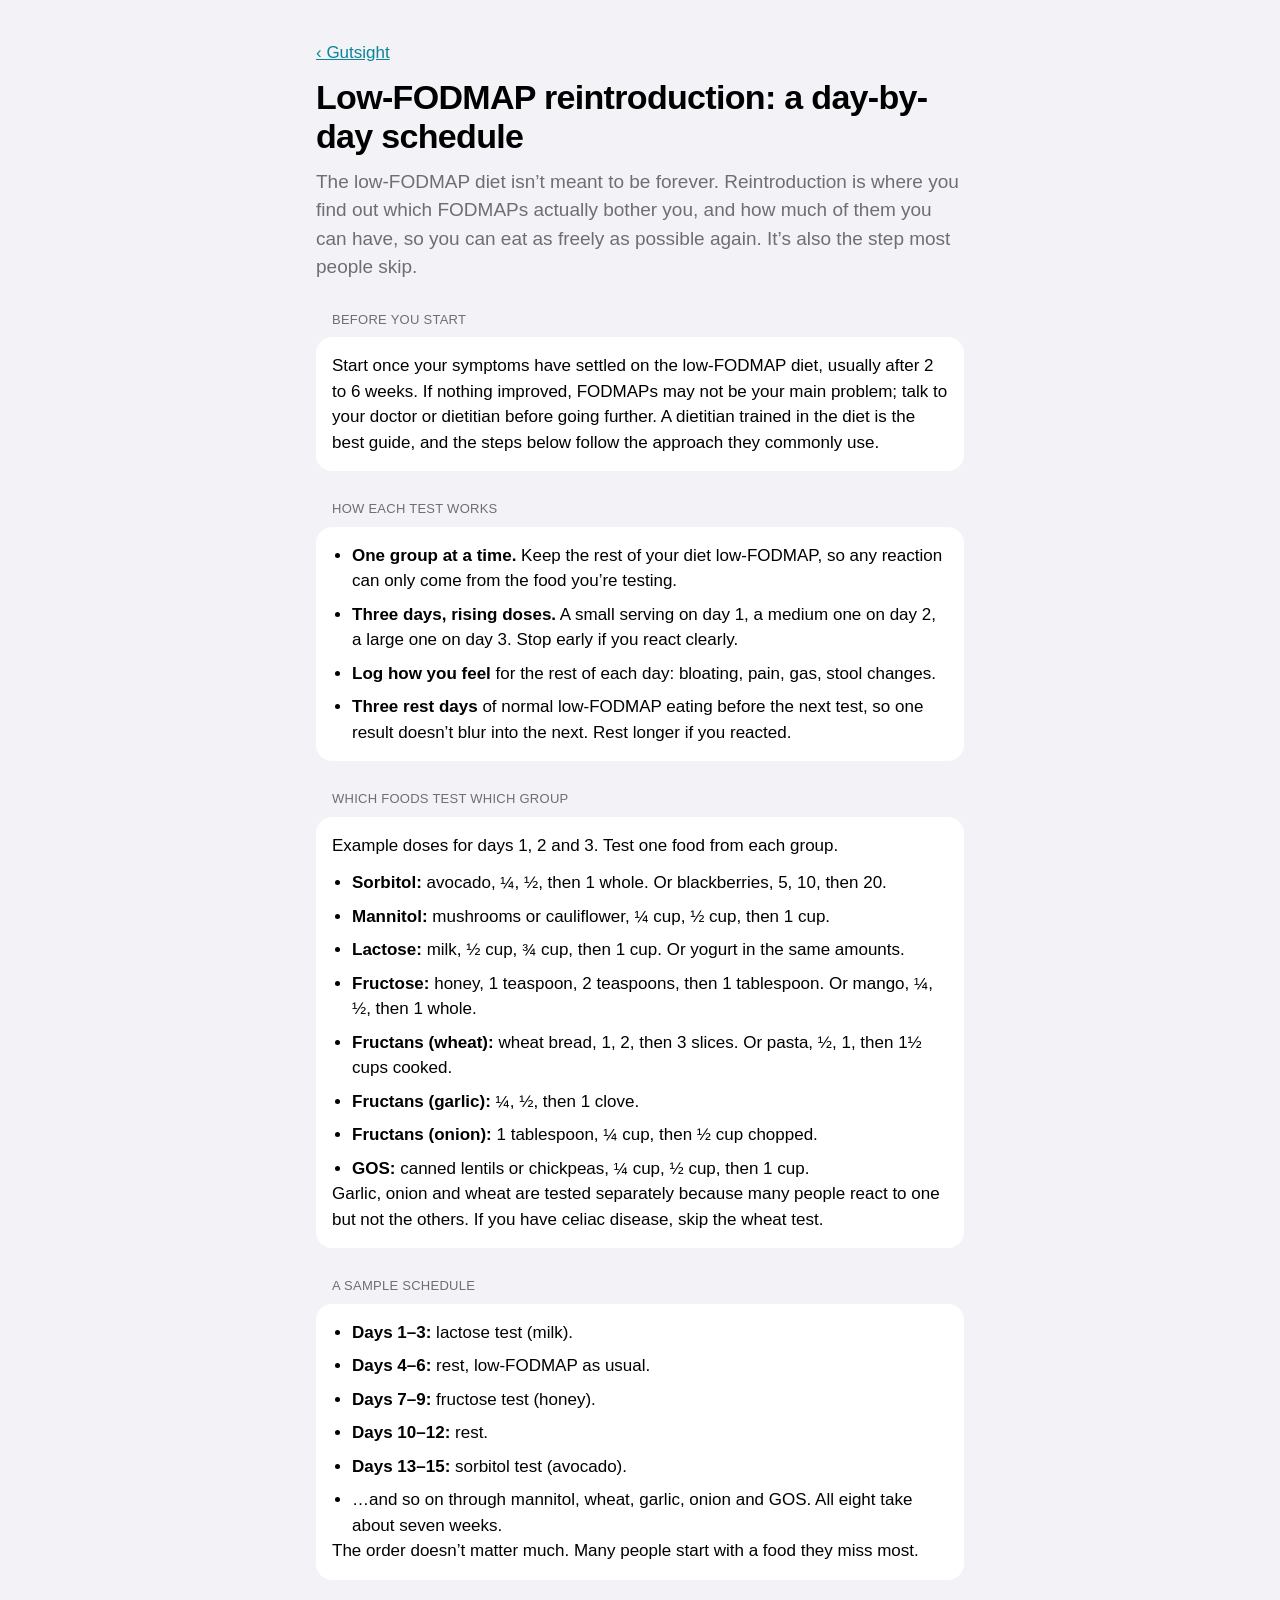
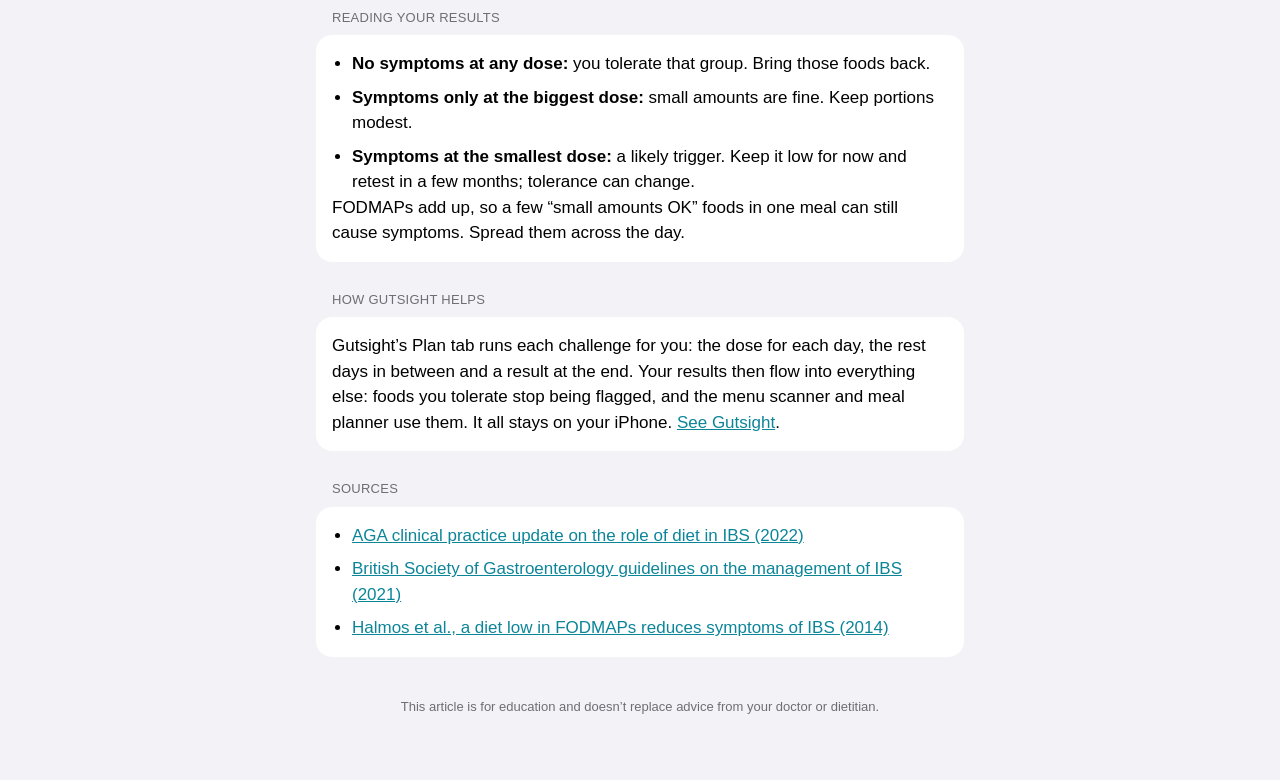
<file: gutsight/guides/fodmap-reintroduction/index.html>
<!doctype html>
<html lang="en">
  <head>
    <meta charset="utf-8" />
    <meta name="viewport" content="width=device-width, initial-scale=1" />
    <title>Low-FODMAP Reintroduction Schedule</title>
    <meta name="description" content="A day-by-day low-FODMAP reintroduction schedule: which foods test each FODMAP group, how big each dose is, how long to wait between tests, and how to read the results." />
    <meta property="og:title" content="Low-FODMAP reintroduction: a day-by-day schedule" />
    <meta property="og:description" content="Test one FODMAP group at a time, in three rising doses, with rest days in between." />
    <link rel="icon" href="/gutsight/icon.png" />
    <link rel="stylesheet" href="/assets/site.css" />
  </head>
  <body>
    <main>
      <p><a href="/gutsight/">‹ Gutsight</a></p>
      <h1>Low-FODMAP reintroduction: a day-by-day schedule</h1>
      <p class="lead">
        The low-FODMAP diet isn’t meant to be forever. Reintroduction is where you find out which FODMAPs actually bother
        you, and how much of them you can have, so you can eat as freely as possible again. It’s also the step most people
        skip.
      </p>

      <h2>Before you start</h2>
      <div class="card">
        <p>
          Start once your symptoms have settled on the low-FODMAP diet, usually after 2 to 6 weeks. If nothing improved,
          FODMAPs may not be your main problem; talk to your doctor or dietitian before going further. A dietitian trained in
          the diet is the best guide, and the steps below follow the approach they commonly use.
        </p>
      </div>

      <h2>How each test works</h2>
      <div class="card">
        <ul>
          <li><strong>One group at a time.</strong> Keep the rest of your diet low-FODMAP, so any reaction can only come from the food you’re testing.</li>
          <li><strong>Three days, rising doses.</strong> A small serving on day 1, a medium one on day 2, a large one on day 3. Stop early if you react clearly.</li>
          <li><strong>Log how you feel</strong> for the rest of each day: bloating, pain, gas, stool changes.</li>
          <li><strong>Three rest days</strong> of normal low-FODMAP eating before the next test, so one result doesn’t blur into the next. Rest longer if you reacted.</li>
        </ul>
      </div>

      <h2>Which foods test which group</h2>
      <div class="card">
        <p>Example doses for days 1, 2 and 3. Test one food from each group.</p>
        <ul>
          <li><strong>Sorbitol:</strong> avocado, ¼, ½, then 1 whole. Or blackberries, 5, 10, then 20.</li>
          <li><strong>Mannitol:</strong> mushrooms or cauliflower, ¼ cup, ½ cup, then 1 cup.</li>
          <li><strong>Lactose:</strong> milk, ½ cup, ¾ cup, then 1 cup. Or yogurt in the same amounts.</li>
          <li><strong>Fructose:</strong> honey, 1 teaspoon, 2 teaspoons, then 1 tablespoon. Or mango, ¼, ½, then 1 whole.</li>
          <li><strong>Fructans (wheat):</strong> wheat bread, 1, 2, then 3 slices. Or pasta, ½, 1, then 1½ cups cooked.</li>
          <li><strong>Fructans (garlic):</strong> ¼, ½, then 1 clove.</li>
          <li><strong>Fructans (onion):</strong> 1 tablespoon, ¼ cup, then ½ cup chopped.</li>
          <li><strong>GOS:</strong> canned lentils or chickpeas, ¼ cup, ½ cup, then 1 cup.</li>
        </ul>
        <p>
          Garlic, onion and wheat are tested separately because many people react to one but not the others. If you have
          celiac disease, skip the wheat test.
        </p>
      </div>

      <h2>A sample schedule</h2>
      <div class="card">
        <ul>
          <li><strong>Days 1–3:</strong> lactose test (milk).</li>
          <li><strong>Days 4–6:</strong> rest, low-FODMAP as usual.</li>
          <li><strong>Days 7–9:</strong> fructose test (honey).</li>
          <li><strong>Days 10–12:</strong> rest.</li>
          <li><strong>Days 13–15:</strong> sorbitol test (avocado).</li>
          <li>…and so on through mannitol, wheat, garlic, onion and GOS. All eight take about seven weeks.</li>
        </ul>
        <p>The order doesn’t matter much. Many people start with a food they miss most.</p>
      </div>

      <h2>Reading your results</h2>
      <div class="card">
        <ul>
          <li><strong>No symptoms at any dose:</strong> you tolerate that group. Bring those foods back.</li>
          <li><strong>Symptoms only at the biggest dose:</strong> small amounts are fine. Keep portions modest.</li>
          <li><strong>Symptoms at the smallest dose:</strong> a likely trigger. Keep it low for now and retest in a few months; tolerance can change.</li>
        </ul>
        <p>
          FODMAPs add up, so a few “small amounts OK” foods in one meal can still cause symptoms. Spread them across the day.
        </p>
      </div>

      <h2>How Gutsight helps</h2>
      <div class="card">
        <p>
          Gutsight’s Plan tab runs each challenge for you: the dose for each day, the rest days in between and
          a result at the end. Your results then flow into everything else: foods you tolerate stop being flagged, and
          the menu scanner and meal planner use them. It all stays on your iPhone. <a href="/gutsight/">See Gutsight</a>.
        </p>
      </div>

      <h2>Sources</h2>
      <div class="card">
        <ul>
          <li><a href="https://pubmed.ncbi.nlm.nih.gov/35337654/">AGA clinical practice update on the role of diet in IBS (2022)</a></li>
          <li><a href="https://pubmed.ncbi.nlm.nih.gov/33903147/">British Society of Gastroenterology guidelines on the management of IBS (2021)</a></li>
          <li><a href="https://pubmed.ncbi.nlm.nih.gov/24076059/">Halmos et al., a diet low in FODMAPs reduces symptoms of IBS (2014)</a></li>
        </ul>
      </div>

      <footer>
        This article is for education and doesn’t replace advice from your doctor or dietitian.
      </footer>
    </main>
  </body>
</html>
</file>
<file: assets/site.css>
/* Shared styles: iOS grouped look, light and dark. */
:root {
  --bg: #f2f2f7;
  --card: #ffffff;
  --text: #000000;
  --muted: #6e6e73;
  --tint: #0c8599;
  --border: #e2e2e5;
  color-scheme: light dark;
}

@media (prefers-color-scheme: dark) {
  :root {
    --bg: #000000;
    --card: #1c1c1e;
    --text: #ffffff;
    --muted: #98989f;
    --tint: #3bc9db;
    --border: #38383a;
  }
}

* {
  box-sizing: border-box;
}

body {
  margin: 0;
  background: var(--bg);
  color: var(--text);
  font: 17px/1.5 -apple-system, BlinkMacSystemFont, "SF Pro Text", "Helvetica Neue", Arial, sans-serif;
  -webkit-text-size-adjust: 100%;
}

main {
  max-width: 680px;
  margin: 0 auto;
  padding: 40px 16px 64px;
}

a {
  color: var(--tint);
}

h1 {
  font-size: 34px;
  line-height: 1.15;
  letter-spacing: -0.02em;
  margin: 0;
}

h2 {
  font-size: 13px;
  font-weight: 400;
  text-transform: uppercase;
  letter-spacing: 0.02em;
  color: var(--muted);
  margin: 28px 16px 8px;
}

h3 {
  font-size: 17px;
  margin: 0 0 4px;
}

p {
  margin: 0 0 12px;
}

.muted {
  color: var(--muted);
}

.lead {
  font-size: 19px;
  color: var(--muted);
  margin: 12px 0 0;
}

.card {
  background: var(--card);
  border-radius: 16px;
  padding: 16px;
}

.card > :last-child {
  margin-bottom: 0;
}

.card + .card {
  margin-top: 12px;
}

.card ul {
  margin: 0;
  padding-left: 20px;
}

.card li + li {
  margin-top: 8px;
}

.qa + .qa {
  border-top: 1px solid var(--border);
  margin-top: 14px;
  padding-top: 14px;
}

.app-header {
  display: flex;
  align-items: center;
  gap: 16px;
}

.app-header img {
  width: 76px;
  height: 76px;
  border-radius: 17px;
  flex-shrink: 0;
}

.list {
  padding: 0;
  overflow: hidden;
}

.list a {
  display: flex;
  align-items: center;
  gap: 14px;
  padding: 12px 16px;
  color: var(--text);
  text-decoration: none;
}

.list a + a {
  border-top: 1px solid var(--border);
}

.list a::after {
  content: "›";
  margin-left: auto;
  color: var(--muted);
  font-size: 22px;
}

.list img {
  width: 44px;
  height: 44px;
  border-radius: 10px;
}

footer {
  margin-top: 40px;
  font-size: 13px;
  color: var(--muted);
  text-align: center;
}

main.wide {
  max-width: 760px;
}

.badge {
  display: inline-block;
  margin: 16px 0 0;
  padding: 8px 14px;
  border-radius: 999px;
  background: var(--card);
  font-size: 15px;
  font-weight: 600;
}

.gallery {
  display: flex;
  gap: 14px;
  overflow-x: auto;
  scroll-snap-type: x mandatory;
  margin: 28px -16px 0;
  padding: 0 16px 8px;
  -webkit-overflow-scrolling: touch;
}

.gallery img {
  flex: 0 0 auto;
  width: 230px;
  aspect-ratio: 1320 / 2868;
  border-radius: 18px;
  scroll-snap-align: start;
  background: var(--card);
}

.price-grid {
  display: grid;
  grid-template-columns: repeat(auto-fit, minmax(260px, 1fr));
  gap: 12px;
}

.price-grid .card + .card {
  margin-top: 0;
}

.price-grid h3 {
  display: flex;
  justify-content: space-between;
  align-items: baseline;
  gap: 8px;
  margin-bottom: 0;
}

.price-grid .muted {
  font-size: 15px;
}

.card.accent {
  box-shadow: inset 0 0 0 2px var(--tint);
}

.price {
  color: var(--tint);
  font-size: 17px;
}
</file>
